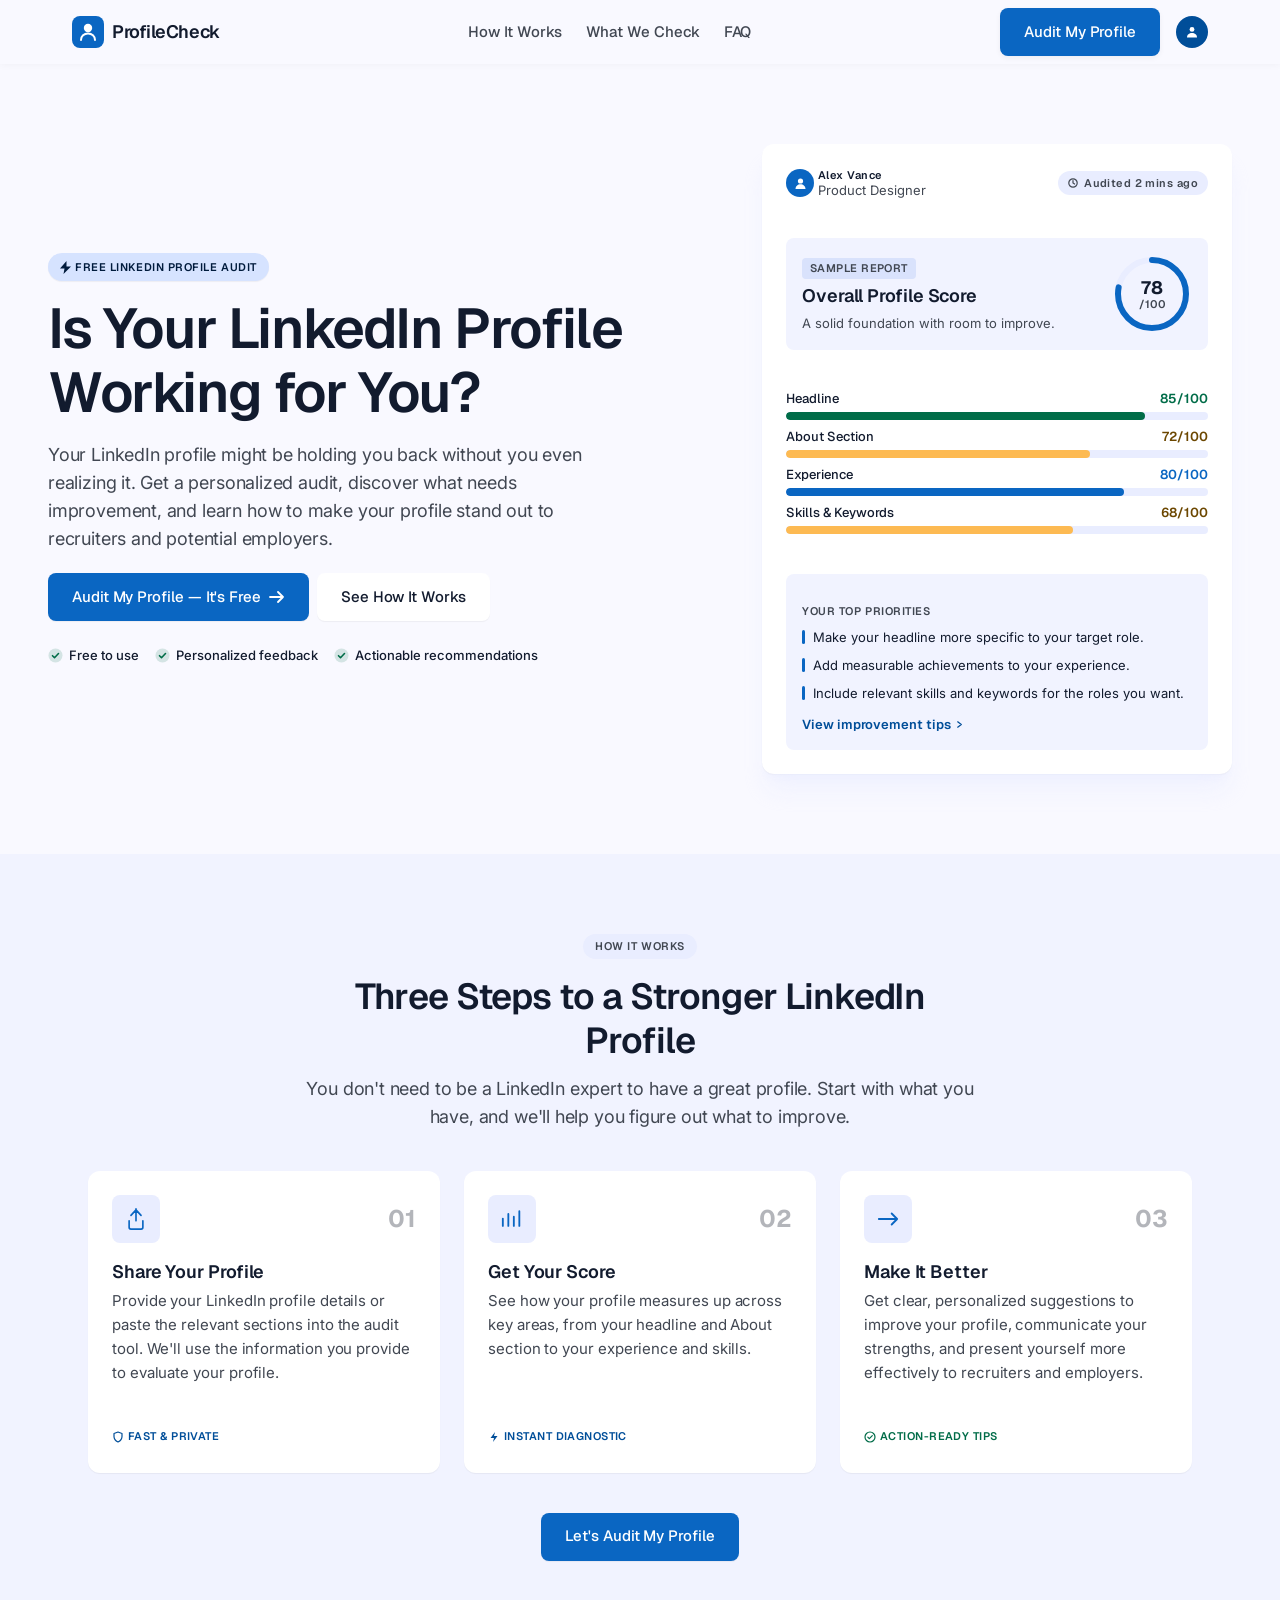
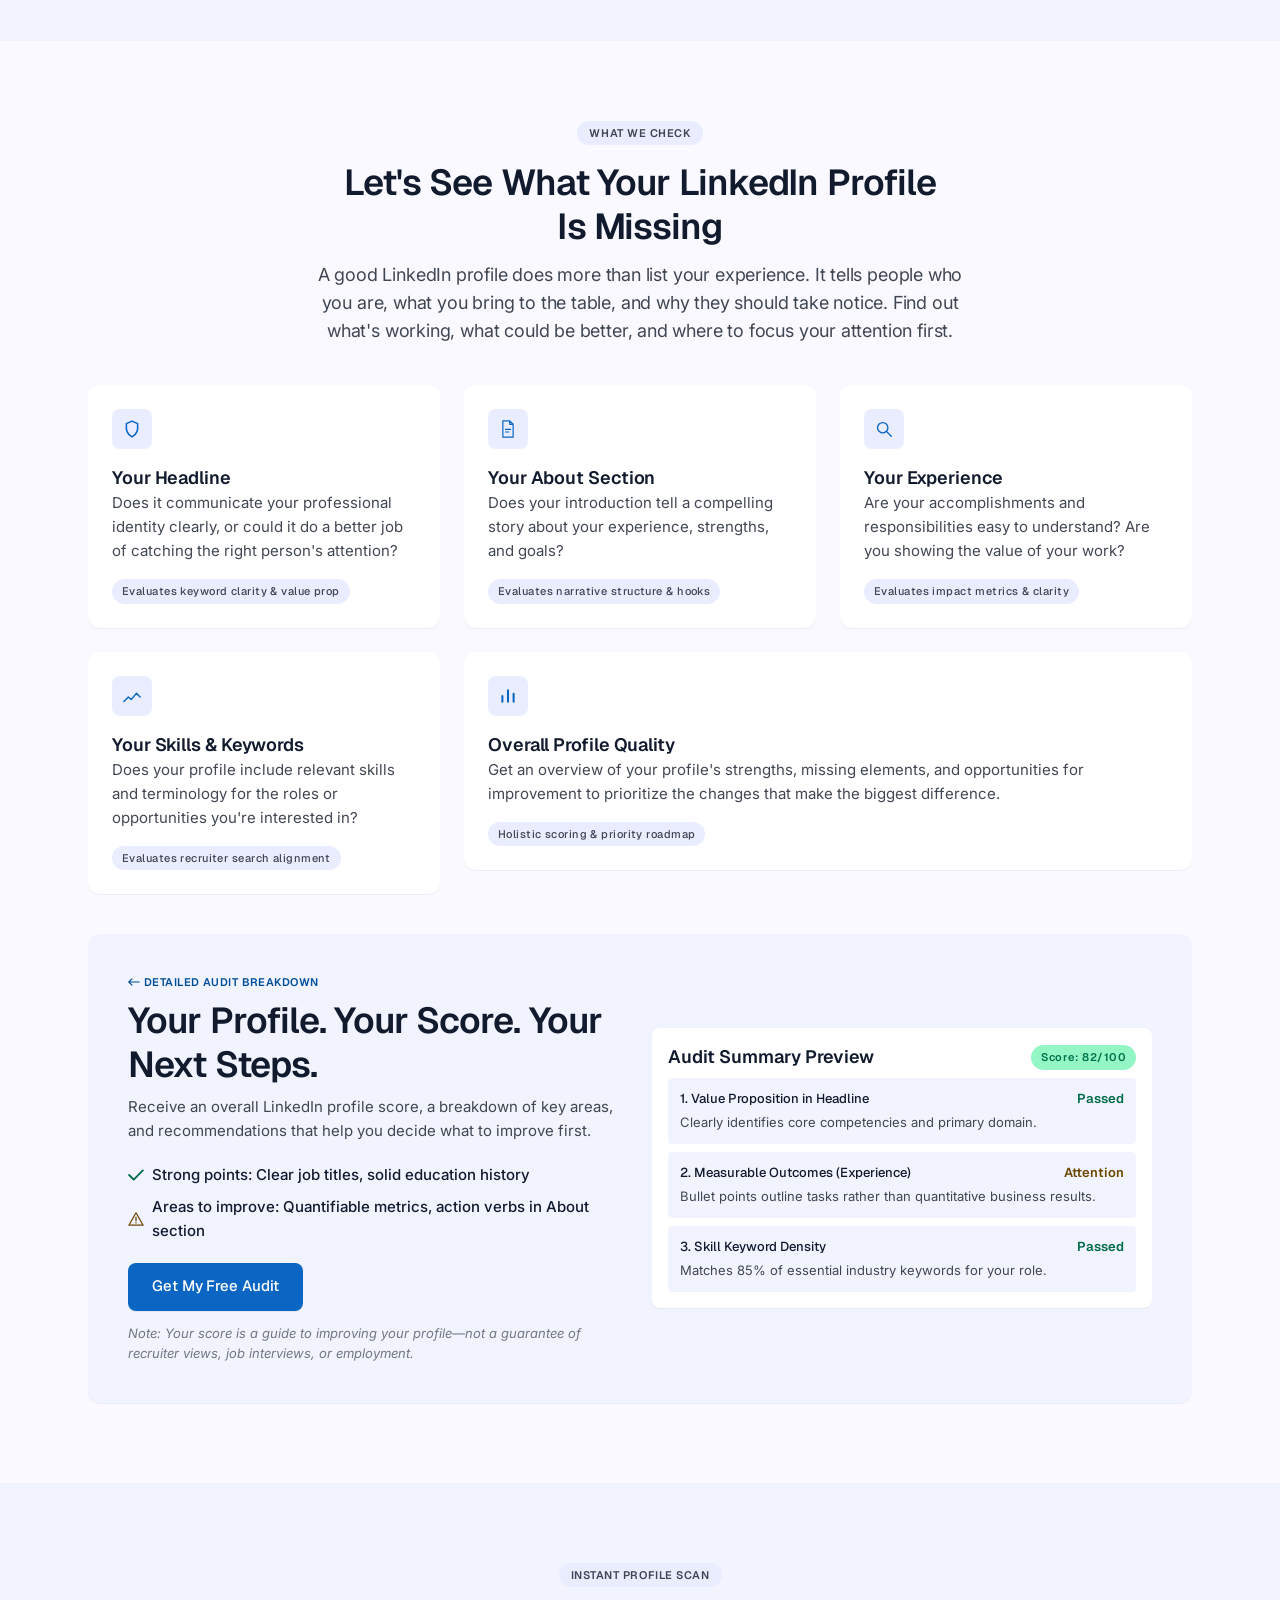
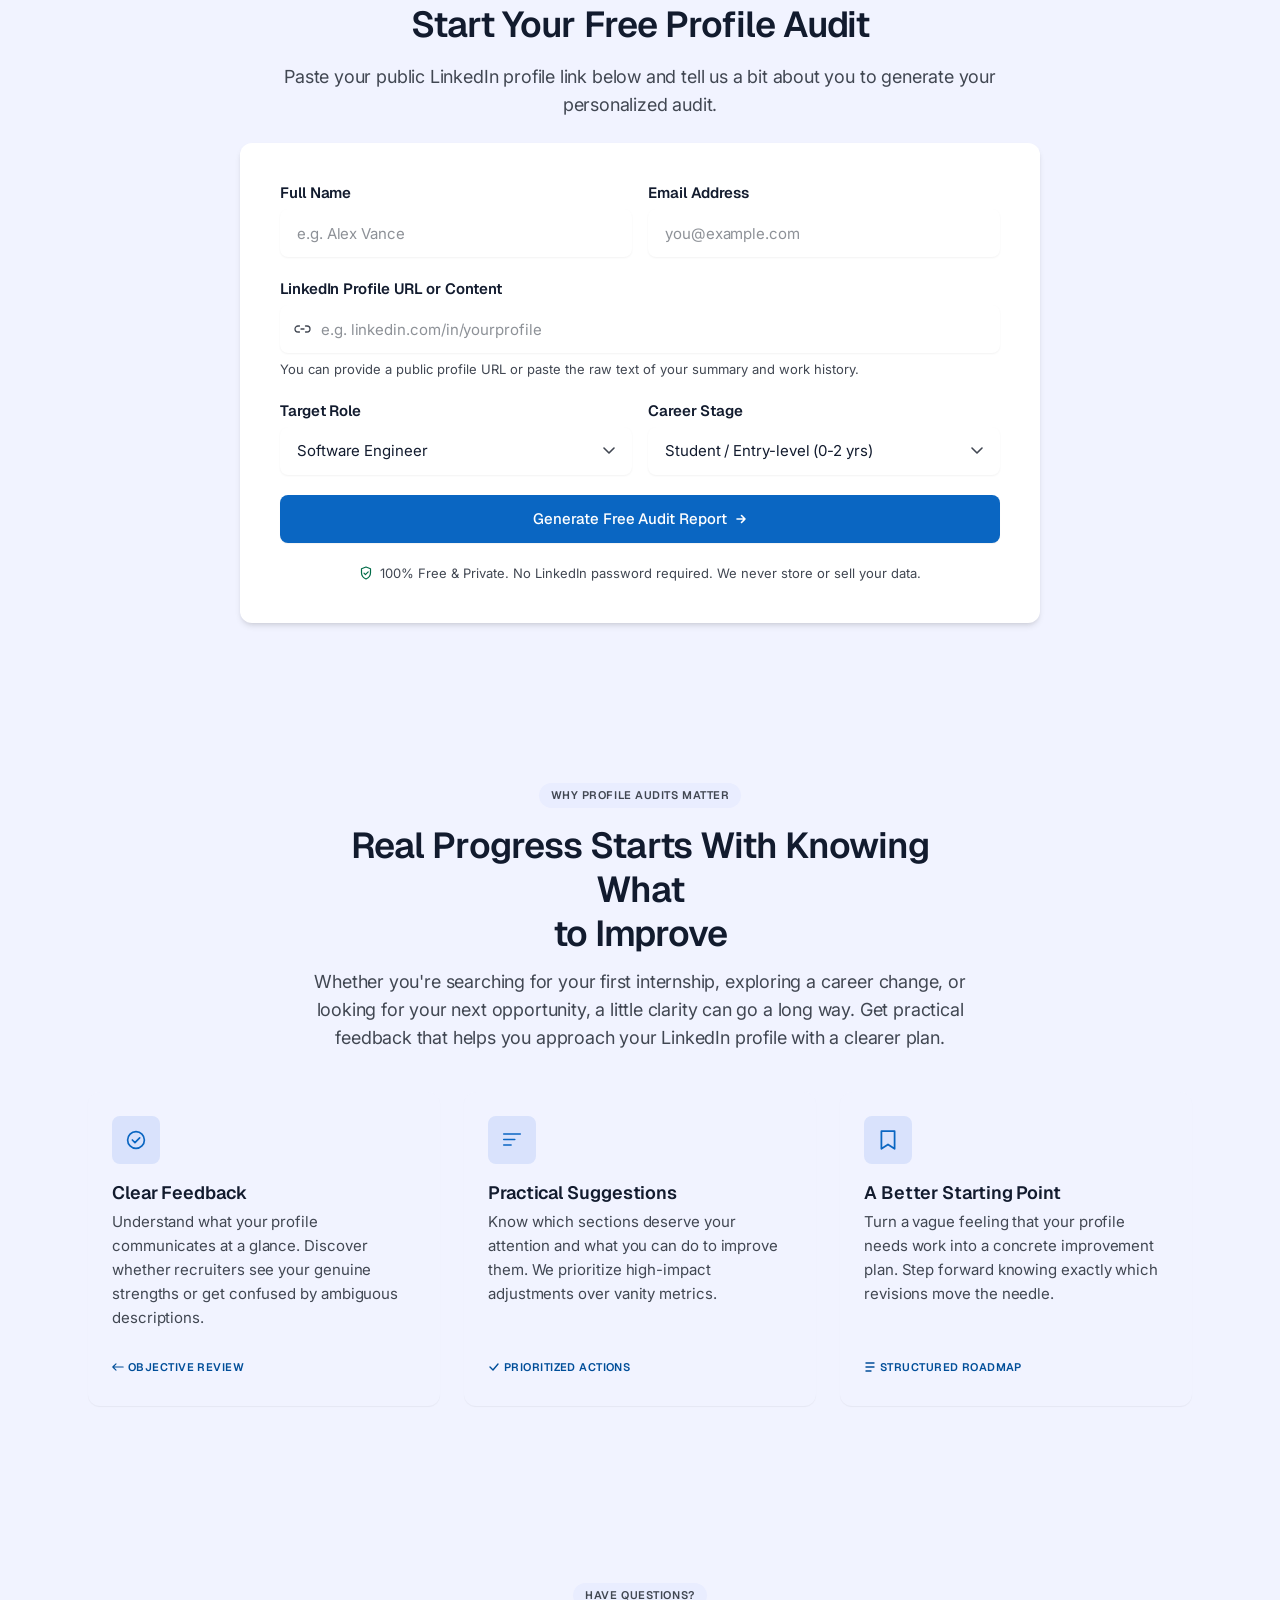
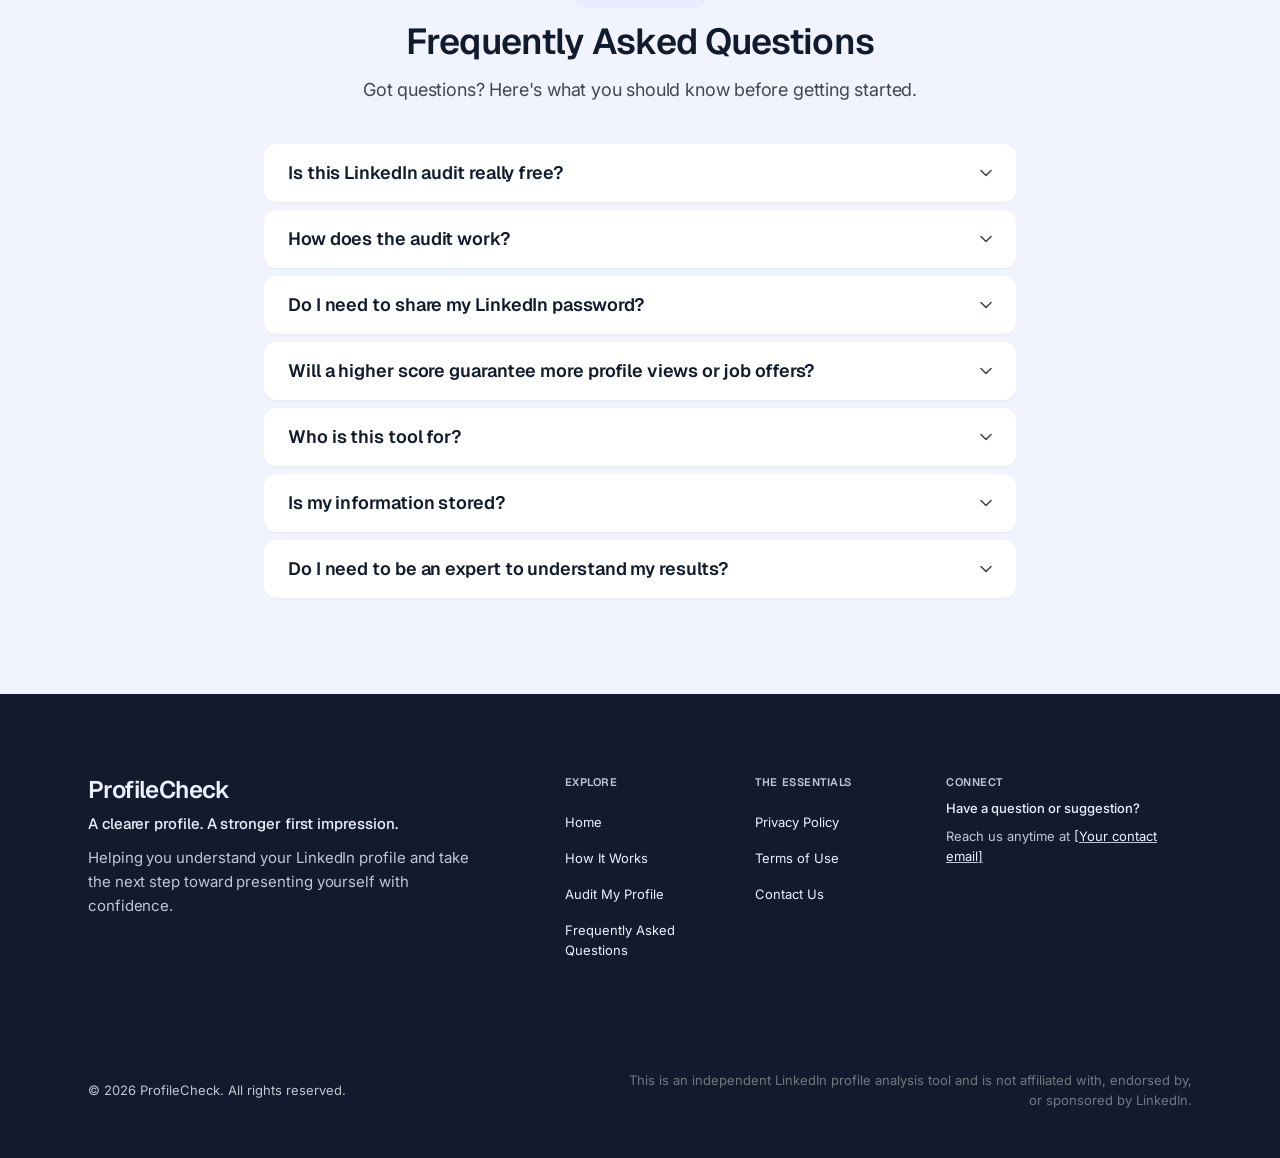
<file: index.html>
<!DOCTYPE html>
<html lang="en">
<head>
  <meta charset="UTF-8" />
  <meta name="viewport" content="width=device-width, initial-scale=1.0" />
  <title>Free LinkedIn Profile Audit</title>
  <link rel="preconnect" href="https://fonts.googleapis.com" />
  <link rel="preconnect" href="https://fonts.gstatic.com" crossorigin />
  <link href="https://fonts.googleapis.com/css2?family=Geist:wght@400;500;600;700&family=Inter:wght@400;500;600&display=swap" rel="stylesheet" />
  <link rel="stylesheet" href="css/styles.css" />
</head>
<body>

  <!-- ============ HEADER ============ -->
  <div class="site-header">
    <div class="site-header__inner">
      <a href="#" class="brand" aria-label="ProfileCheck home">
        <svg class="brand__mark" viewBox="0 0 32 32" aria-hidden="true">
          <rect width="32" height="32" rx="8" fill="#0a66c2"/>
          <circle cx="16" cy="12" r="4.2" fill="#fff"/>
          <path d="M9 24c0-3.9 3.1-6.6 7-6.6s7 2.7 7 6.6" stroke="#fff" stroke-width="2" stroke-linecap="round" fill="none"/>
        </svg>
        <span class="brand__name">ProfileCheck</span>
      </a>

      <nav class="site-nav" aria-label="Main navigation">
        <a href="#how">How It Works</a>
        <a href="#check">What We Check</a>
        <a href="#faq">FAQ</a>
      </nav>

      <div class="site-header__actions">
        <a href="#audit" class="btn btn--primary btn--header">Audit My Profile</a>
        <button class="account-btn" type="button" aria-label="Account">
          <svg viewBox="0 0 12 12" fill="currentColor" aria-hidden="true"><circle cx="6" cy="3.4" r="2.4"/><path d="M1 11.4c0-2.6 2.2-4.4 5-4.4s5 1.8 5 4.4z"/></svg>
        </button>
      </div>
    </div>
  </div>

  <!-- ============ 1. HERO ============ -->
  <header class="hero">
    <div class="hero__grid">
      <div class="hero__copy">
        <span class="hero__badge">
          <svg viewBox="0 0 11 13" fill="none" aria-hidden="true"><path d="M6.5 0L0 7.5h4.5L3.5 13 11 5.5H6.5z" fill="#001b3d"/></svg>
          Free LinkedIn Profile Audit
        </span>
        <h1 class="hero__title">Is Your LinkedIn Profile<br />Working for You?</h1>
        <p class="hero__text">Your LinkedIn profile might be holding you back without you even realizing it. Get a personalized audit, discover what needs improvement, and learn how to make your profile stand out to recruiters and potential employers.</p>
        <div class="hero__actions">
          <a href="#audit" class="btn btn--primary">
            Audit My Profile — It's Free
            <svg width="16" height="12" viewBox="0 0 16 12" fill="none" aria-hidden="true"><path d="M1 6h13M9 1l5 5-5 5" stroke="#fff" stroke-width="1.8" stroke-linecap="round" stroke-linejoin="round"/></svg>
          </a>
          <a href="#how" class="btn btn--ghost">See How It Works</a>
        </div>
        <div class="hero__trust">
          <span class="hero__trust-item">
            <svg viewBox="0 0 15 15" fill="none" aria-hidden="true"><circle cx="7.5" cy="7.5" r="7" fill="currentColor" opacity="0.15"/><path d="M4.5 7.7l2 2 4-4.2" stroke="currentColor" stroke-width="1.6" stroke-linecap="round" stroke-linejoin="round"/></svg>
            Free to use
          </span>
          <span class="hero__trust-item">
            <svg viewBox="0 0 15 15" fill="none" aria-hidden="true"><circle cx="7.5" cy="7.5" r="7" fill="currentColor" opacity="0.15"/><path d="M4.5 7.7l2 2 4-4.2" stroke="currentColor" stroke-width="1.6" stroke-linecap="round" stroke-linejoin="round"/></svg>
            Personalized feedback
          </span>
          <span class="hero__trust-item">
            <svg viewBox="0 0 15 15" fill="none" aria-hidden="true"><circle cx="7.5" cy="7.5" r="7" fill="currentColor" opacity="0.15"/><path d="M4.5 7.7l2 2 4-4.2" stroke="currentColor" stroke-width="1.6" stroke-linecap="round" stroke-linejoin="round"/></svg>
            Actionable recommendations
          </span>
        </div>
      </div>

      <aside class="card hero__mockup" aria-label="Sample audit report">
        <div class="mock-top">
          <div class="mock-profile">
            <div class="mock-avatar">
              <svg viewBox="0 0 11 11" fill="currentColor" aria-hidden="true"><circle cx="5.5" cy="3" r="2.6"/><path d="M0.5 11c0-2.7 2.2-4.8 5-4.8s5 2.1 5 4.8z"/></svg>
            </div>
            <div>
              <div class="mock-name">Alex Vance</div>
              <div class="mock-role">Product Designer</div>
            </div>
          </div>
          <span class="mock-audited">
            <svg viewBox="0 0 10 10" fill="none" aria-hidden="true"><circle cx="5" cy="5" r="4.2" stroke="currentColor" stroke-width="1.2"/><path d="M5 2.6V5l1.6 1" stroke="currentColor" stroke-width="1.2" stroke-linecap="round"/></svg>
            Audited 2 mins ago
          </span>
        </div>

        <div class="mock-score">
          <div class="mock-score__copy">
            <span class="mock-sample">SAMPLE REPORT</span>
            <div class="mock-score__title">Overall Profile Score</div>
            <div class="mock-score__sub">A solid foundation with room to improve.</div>
          </div>
          <div class="gauge">
            <svg viewBox="0 0 80 80" aria-hidden="true">
              <circle cx="40" cy="40" r="34" fill="none" stroke="#e9edff" stroke-width="6"/>
              <circle cx="40" cy="40" r="34" fill="none" stroke="#0a66c2" stroke-width="6" stroke-linecap="round" stroke-dasharray="213.6" stroke-dashoffset="47"/>
            </svg>
            <div class="gauge__value">
              <span class="gauge__num">78</span>
              <span class="gauge__den">/100</span>
            </div>
          </div>
        </div>

        <div class="bars">
          <div class="bar">
            <div class="bar__row"><span class="bar__label">Headline</span><span class="bar__score" style="color:#006c48">85/100</span></div>
            <div class="bar__track"><div class="bar__fill" style="width:85%;background:#006c48"></div></div>
          </div>
          <div class="bar">
            <div class="bar__row"><span class="bar__label">About Section</span><span class="bar__score" style="color:#6c4700">72/100</span></div>
            <div class="bar__track"><div class="bar__fill" style="width:72%;background:#fdba52"></div></div>
          </div>
          <div class="bar">
            <div class="bar__row"><span class="bar__label">Experience</span><span class="bar__score" style="color:#0a66c2">80/100</span></div>
            <div class="bar__track"><div class="bar__fill" style="width:80%;background:#0a66c2"></div></div>
          </div>
          <div class="bar">
            <div class="bar__row"><span class="bar__label">Skills &amp; Keywords</span><span class="bar__score" style="color:#6c4700">68/100</span></div>
            <div class="bar__track"><div class="bar__fill" style="width:68%;background:#fdba52"></div></div>
          </div>
        </div>

        <div class="priorities">
          <span class="priorities__label">Your top priorities</span>
          <ul>
            <li>Make your headline more specific to your target role.</li>
            <li>Add measurable achievements to your experience.</li>
            <li>Include relevant skills and keywords for the roles you want.</li>
          </ul>
          <a href="#how" class="priorities__link">
            View improvement tips
            <svg viewBox="0 0 10 10" fill="none" aria-hidden="true"><path d="M3 2l4 3-4 3" stroke="currentColor" stroke-width="1.4" stroke-linecap="round" stroke-linejoin="round"/></svg>
          </a>
        </div>
      </aside>
    </div>
  </header>

  <!-- ============ 2. HOW IT WORKS ============ -->
  <section class="section section--alt" id="how">
    <div class="container stack">
      <div class="section-header">
        <span class="eyebrow">How it works</span>
        <h2 class="h2">Three Steps to a Stronger LinkedIn<br />Profile</h2>
        <p class="lead" style="font-size:18px">You don't need to be a LinkedIn expert to have a great profile. Start with what you have, and we'll help you figure out what to improve.</p>
      </div>

      <div class="steps-grid">
        <div class="card">
          <div class="step__head">
            <div class="step__top">
              <div class="icon-tile">
                <svg viewBox="0 0 19 24" fill="none" aria-hidden="true"><path d="M9.5 1v13M4 8l5.5-6L15 8M2 14v7a2 2 0 002 2h11a2 2 0 002-2v-7" stroke="currentColor" stroke-width="1.8" stroke-linecap="round" stroke-linejoin="round"/></svg>
              </div>
              <span class="step-number">01</span>
            </div>
            <h3 class="card-title step__title">Share Your Profile</h3>
            <p class="card-text">Provide your LinkedIn profile details or paste the relevant sections into the audit tool. We'll use the information you provide to evaluate your profile.</p>
          </div>
          <div class="step__footer">
            <span class="tag tag--blue">
              <svg viewBox="0 0 12 12" fill="none" aria-hidden="true"><path d="M6 1l4 1.5v3c0 2.5-1.7 4.4-4 5.5-2.3-1.1-4-3-4-5.5v-3z" stroke="currentColor" stroke-width="1.2" stroke-linejoin="round"/></svg>
              Fast &amp; private
            </span>
          </div>
        </div>

        <div class="card">
          <div class="step__head">
            <div class="step__top">
              <div class="icon-tile">
                <svg viewBox="0 0 24 19" fill="none" aria-hidden="true"><path d="M2 17V9M8 17V4M14 17V7M20 17V1" stroke="currentColor" stroke-width="2" stroke-linecap="round"/></svg>
              </div>
              <span class="step-number">02</span>
            </div>
            <h3 class="card-title step__title">Get Your Score</h3>
            <p class="card-text">See how your profile measures up across key areas, from your headline and About section to your experience and skills.</p>
          </div>
          <div class="step__footer">
            <span class="tag tag--blue">
              <svg viewBox="0 0 12 12" fill="none" aria-hidden="true"><path d="M7 1L2.5 7h3.5l-1 4L9.5 5H6z" fill="currentColor"/></svg>
              Instant diagnostic
            </span>
          </div>
        </div>

        <div class="card">
          <div class="step__head">
            <div class="step__top">
              <div class="icon-tile">
                <svg viewBox="0 0 24 14" fill="none" aria-hidden="true"><path d="M2 7h20M16 1l6 6-6 6" stroke="currentColor" stroke-width="2" stroke-linecap="round" stroke-linejoin="round"/></svg>
              </div>
              <span class="step-number">03</span>
            </div>
            <h3 class="card-title step__title">Make It Better</h3>
            <p class="card-text">Get clear, personalized suggestions to improve your profile, communicate your strengths, and present yourself more effectively to recruiters and employers.</p>
          </div>
          <div class="step__footer">
            <span class="tag tag--green">
              <svg viewBox="0 0 12 12" fill="none" aria-hidden="true"><circle cx="6" cy="6" r="5" stroke="currentColor" stroke-width="1.2"/><path d="M3.8 6.2l1.5 1.5 3-3" stroke="currentColor" stroke-width="1.2" stroke-linecap="round" stroke-linejoin="round"/></svg>
              Action-ready tips
            </span>
          </div>
        </div>
      </div>

      <a href="#audit" class="btn btn--primary">Let's Audit My Profile</a>
    </div>
  </section>

  <!-- ============ 3. WHAT WE CHECK ============ -->
  <section class="section" id="check">
    <div class="container stack">
      <div class="section-header">
        <span class="eyebrow">What we check</span>
        <h2 class="h2">Let's See What Your LinkedIn Profile<br />Is Missing</h2>
        <p class="check-intro">A good LinkedIn profile does more than list your experience. It tells people who you are, what you bring to the table, and why they should take notice. Find out what's working, what could be better, and where to focus your attention first.</p>
      </div>

      <div class="feature-grid">
        <div class="card">
          <div class="icon-tile icon-tile--sm">
            <svg viewBox="0 0 14 16" fill="none" aria-hidden="true"><path d="M7 1l5 2.2v4.3c0 3.3-2.2 5.9-5 7.5-2.8-1.6-5-4.2-5-7.5V3.2z" stroke="currentColor" stroke-width="1.4" stroke-linejoin="round"/></svg>
          </div>
          <div>
            <h3 class="card-title">Your Headline</h3>
            <p class="feature-card__text">Does it communicate your professional identity clearly, or could it do a better job of catching the right person's attention?</p>
          </div>
          <span class="pill">Evaluates keyword clarity &amp; value prop</span>
        </div>

        <div class="card">
          <div class="icon-tile icon-tile--sm">
            <svg viewBox="0 0 18 21" fill="none" aria-hidden="true"><path d="M3 1h8l4 4v15H3z M11 1v4h4" stroke="currentColor" stroke-width="1.4" stroke-linejoin="round"/><path d="M6 11h6M6 14h4" stroke="currentColor" stroke-width="1.3" stroke-linecap="round"/></svg>
          </div>
          <div>
            <h3 class="card-title">Your About Section</h3>
            <p class="feature-card__text">Does your introduction tell a compelling story about your experience, strengths, and goals?</p>
          </div>
          <span class="pill">Evaluates narrative structure &amp; hooks</span>
        </div>

        <div class="card">
          <div class="icon-tile icon-tile--sm">
            <svg viewBox="0 0 21 21" fill="none" aria-hidden="true"><circle cx="9" cy="9" r="6" stroke="currentColor" stroke-width="1.6"/><path d="M13.5 13.5L19 19" stroke="currentColor" stroke-width="1.6" stroke-linecap="round"/></svg>
          </div>
          <div>
            <h3 class="card-title">Your Experience</h3>
            <p class="feature-card__text">Are your accomplishments and responsibilities easy to understand? Are you showing the value of your work?</p>
          </div>
          <span class="pill">Evaluates impact metrics &amp; clarity</span>
        </div>

        <div class="card">
          <div class="icon-tile icon-tile--sm">
            <svg viewBox="0 0 20 16" fill="none" aria-hidden="true"><path d="M1 14l5-5 3 3 6-7 4 4" stroke="currentColor" stroke-width="1.6" stroke-linecap="round" stroke-linejoin="round"/></svg>
          </div>
          <div>
            <h3 class="card-title">Your Skills &amp; Keywords</h3>
            <p class="feature-card__text">Does your profile include relevant skills and terminology for the roles or opportunities you're interested in?</p>
          </div>
          <span class="pill">Evaluates recruiter search alignment</span>
        </div>

        <div class="card card--wide">
          <div class="icon-tile icon-tile--sm">
            <svg viewBox="0 0 16 16" fill="none" aria-hidden="true"><path d="M3 13V8M8 13V3M13 13V6" stroke="currentColor" stroke-width="1.8" stroke-linecap="round"/></svg>
          </div>
          <div>
            <h3 class="card-title">Overall Profile Quality</h3>
            <p class="feature-card__text">Get an overview of your profile's strengths, missing elements, and opportunities for improvement to prioritize the changes that make the biggest difference.</p>
          </div>
          <span class="pill">Holistic scoring &amp; priority roadmap</span>
        </div>
      </div>

      <div class="results-panel">
        <div class="results-copy">
          <span class="tag tag--blue eyebrow-tag">
            <svg viewBox="0 0 15 10" fill="none" aria-hidden="true"><path d="M1 5h13M5 1l-4 4 4 4" stroke="currentColor" stroke-width="1.4" stroke-linecap="round" stroke-linejoin="round"/></svg>
            Detailed audit breakdown
          </span>
          <h3 class="results-title">Your Profile. Your Score. Your<br />Next Steps.</h3>
          <p class="results-text">Receive an overall LinkedIn profile score, a breakdown of key areas, and recommendations that help you decide what to improve first.</p>
          <ul class="results-list">
            <li>
              <svg class="ok" viewBox="0 0 14 10" fill="none" aria-hidden="true"><path d="M1 5l4 4 8-8" stroke="currentColor" stroke-width="1.6" stroke-linecap="round" stroke-linejoin="round"/></svg>
              Strong points: Clear job titles, solid education history
            </li>
            <li>
              <svg class="warn" viewBox="0 0 18 16" fill="none" aria-hidden="true"><path d="M9 1l8 14H1z" stroke="currentColor" stroke-width="1.4" stroke-linejoin="round"/><path d="M9 6v4M9 12v.5" stroke="currentColor" stroke-width="1.4" stroke-linecap="round"/></svg>
              Areas to improve: Quantifiable metrics, action verbs in About section
            </li>
          </ul>
          <a href="#audit" class="btn btn--primary">Get My Free Audit</a>
          <p class="results-note">Note: Your score is a guide to improving your profile—not a guarantee of recruiter views, job interviews, or employment.</p>
        </div>

        <div class="sample-card">
          <div class="sample-head">
            <span class="sample-title">Audit Summary Preview</span>
            <span class="sample-score">Score: 82/100</span>
          </div>
          <div class="sample-item">
            <div class="sample-item__row">
              <span class="sample-item__name">1. Value Proposition in Headline</span>
              <span class="sample-item__status sample-item__status--pass">Passed</span>
            </div>
            <p class="sample-item__desc">Clearly identifies core competencies and primary domain.</p>
          </div>
          <div class="sample-item">
            <div class="sample-item__row">
              <span class="sample-item__name">2. Measurable Outcomes (Experience)</span>
              <span class="sample-item__status sample-item__status--attn">Attention</span>
            </div>
            <p class="sample-item__desc">Bullet points outline tasks rather than quantitative business results.</p>
          </div>
          <div class="sample-item">
            <div class="sample-item__row">
              <span class="sample-item__name">3. Skill Keyword Density</span>
              <span class="sample-item__status sample-item__status--pass">Passed</span>
            </div>
            <p class="sample-item__desc">Matches 85% of essential industry keywords for your role.</p>
          </div>
        </div>
      </div>
    </div>
  </section>

  <!-- ============ 4. INSTANT PROFILE SCAN (FORM) ============ -->
  <section class="scan" id="audit">
    <div class="scan__inner">
      <div class="scan__header">
        <span class="eyebrow">Instant profile scan</span>
        <h2 class="h2">Start Your Free Profile Audit</h2>
        <p class="lead">Paste your public LinkedIn profile link below and tell us a bit about you to generate your personalized audit.</p>
      </div>

      <div class="form-card">
        <form class="form" id="auditForm" novalidate>
          <div class="form__row">
            <div class="field">
              <label class="field__label" for="name">Full Name</label>
              <input class="input" id="name" name="name" type="text" placeholder="e.g. Alex Vance" autocomplete="name" required />
              <span class="field__error" id="nameError"></span>
            </div>
            <div class="field">
              <label class="field__label" for="email">Email Address</label>
              <input class="input" id="email" name="email" type="email" placeholder="you@example.com" autocomplete="email" required />
              <span class="field__error" id="emailError"></span>
            </div>
          </div>

          <div class="field">
            <label class="field__label" for="linkedin">LinkedIn Profile URL or Content</label>
            <div class="field__control">
              <svg class="field__icon" viewBox="0 0 17 9" fill="none" aria-hidden="true"><path d="M7 4.5h3M5.5 1.5H4a3 3 0 000 6h1.5M11.5 1.5H13a3 3 0 010 6h-1.5" stroke="currentColor" stroke-width="1.3" stroke-linecap="round"/></svg>
              <input class="input input--icon" id="linkedin" name="linkedin" type="text" placeholder="e.g. linkedin.com/in/yourprofile" autocomplete="url" required />
            </div>
            <span class="field__hint">You can provide a public profile URL or paste the raw text of your summary and work history.</span>
            <span class="field__error" id="linkedinError"></span>
          </div>

          <div class="selectors">
            <div class="field">
              <label class="field__label" for="role">Target Role</label>
              <select class="select" id="role" name="role">
                <option selected>Software Engineer</option>
                <option>Product Designer</option>
                <option>Product Manager</option>
                <option>Data Analyst</option>
                <option>Marketing Specialist</option>
                <option>Other</option>
              </select>
            </div>
            <div class="field">
              <label class="field__label" for="stage">Career Stage</label>
              <select class="select" id="stage" name="stage">
                <option selected>Student / Entry-level (0-2 yrs)</option>
                <option>Mid-level (3-7 yrs)</option>
                <option>Senior (8+ yrs)</option>
                <option>Career changer</option>
              </select>
            </div>
          </div>

          <div class="form__submit">
            <button class="btn btn--primary btn--block" id="submitBtn" type="submit">
              Generate Free Audit Report
              <svg width="12" height="12" viewBox="0 0 12 12" fill="none" aria-hidden="true"><path d="M2 6h8M6.5 2.5L10 6l-3.5 3.5" stroke="#fff" stroke-width="1.6" stroke-linecap="round" stroke-linejoin="round"/></svg>
            </button>
          </div>

          <div class="form__status" id="formStatus" role="status" aria-live="polite"></div>

          <p class="form__privacy">
            <svg viewBox="0 0 12 15" fill="none" aria-hidden="true"><path d="M6 1l4.5 1.7v4c0 3-2 5.2-4.5 6.3C3.5 11.9 1.5 9.7 1.5 6.7v-4z" stroke="currentColor" stroke-width="1.2" stroke-linejoin="round"/><path d="M4 7.2l1.4 1.4L8.2 5.8" stroke="currentColor" stroke-width="1.2" stroke-linecap="round" stroke-linejoin="round"/></svg>
            100% Free &amp; Private. No LinkedIn password required. We never store or sell your data.
          </p>
        </form>
      </div>
    </div>
  </section>

  <!-- ============ 5. WHY PROFILE AUDITS MATTER ============ -->
  <section class="section section--alt" id="why">
    <div class="container stack">
      <div class="section-header">
        <span class="eyebrow">Why profile audits matter</span>
        <h2 class="h2">Real Progress Starts With Knowing What<br />to Improve</h2>
        <p class="lead" style="font-size:18px">Whether you're searching for your first internship, exploring a career change, or looking for your next opportunity, a little clarity can go a long way. Get practical feedback that helps you approach your LinkedIn profile with a clearer plan.</p>
      </div>

      <div class="benefits">
        <div class="card">
          <div class="card__body">
            <div class="icon-tile icon-tile--benefit">
              <svg viewBox="0 0 21 21" fill="none" aria-hidden="true"><circle cx="10.5" cy="10.5" r="8" stroke="currentColor" stroke-width="1.6"/><path d="M7 10.5l2.5 2.5L14 8.5" stroke="currentColor" stroke-width="1.6" stroke-linecap="round" stroke-linejoin="round"/></svg>
            </div>
            <h3 class="card-title card__title">Clear Feedback</h3>
            <p class="card-text">Understand what your profile communicates at a glance. Discover whether recruiters see your genuine strengths or get confused by ambiguous descriptions.</p>
          </div>
          <span class="tag tag--blue card__tag">
            <svg viewBox="0 0 15 10" fill="none" aria-hidden="true"><path d="M1 5h13M5 1l-4 4 4 4" stroke="currentColor" stroke-width="1.4" stroke-linecap="round" stroke-linejoin="round"/></svg>
            Objective review
          </span>
        </div>

        <div class="card">
          <div class="card__body">
            <div class="icon-tile icon-tile--benefit">
              <svg viewBox="0 0 24 21" fill="none" aria-hidden="true"><path d="M3 4h18M3 10h12M3 16h8" stroke="currentColor" stroke-width="1.8" stroke-linecap="round"/></svg>
            </div>
            <h3 class="card-title card__title">Practical Suggestions</h3>
            <p class="card-text">Know which sections deserve your attention and what you can do to improve them. We prioritize high-impact adjustments over vanity metrics.</p>
          </div>
          <span class="tag tag--blue card__tag">
            <svg viewBox="0 0 12 12" fill="none" aria-hidden="true"><path d="M2 6l3 3 5-6" stroke="currentColor" stroke-width="1.4" stroke-linecap="round" stroke-linejoin="round"/></svg>
            Prioritized actions
          </span>
        </div>

        <div class="card">
          <div class="card__body">
            <div class="icon-tile icon-tile--benefit">
              <svg viewBox="0 0 18 20" fill="none" aria-hidden="true"><path d="M3 2h12v16l-6-4-6 4z" stroke="currentColor" stroke-width="1.6" stroke-linejoin="round"/></svg>
            </div>
            <h3 class="card-title card__title">A Better Starting Point</h3>
            <p class="card-text">Turn a vague feeling that your profile needs work into a concrete improvement plan. Step forward knowing exactly which revisions move the needle.</p>
          </div>
          <span class="tag tag--blue card__tag">
            <svg viewBox="0 0 12 12" fill="none" aria-hidden="true"><path d="M2 2h8M2 6h8M2 10h5" stroke="currentColor" stroke-width="1.4" stroke-linecap="round"/></svg>
            Structured roadmap
          </span>
        </div>
      </div>
    </div>
  </section>

  <!-- ============ 6. FREQUENTLY ASKED QUESTIONS ============ -->
  <section class="faq" id="faq">
    <div class="faq__inner">
      <div class="faq__header">
        <span class="eyebrow">Have questions?</span>
        <h2 class="h2">Frequently Asked Questions</h2>
        <p class="lead">Got questions? Here's what you should know before getting started.</p>
      </div>

      <div class="faq__list">
        <div class="faq__item">
          <button class="faq__question" type="button" aria-expanded="false">
            Is this LinkedIn audit really free?
            <svg class="faq__chevron" viewBox="0 0 12 8" fill="none" aria-hidden="true"><path d="M1 1.5l5 5 5-5" stroke="currentColor" stroke-width="1.6" stroke-linecap="round" stroke-linejoin="round"/></svg>
          </button>
          <div class="faq__answer">Yes. The audit is free to generate, and there is nothing to pay.</div>
        </div>

        <div class="faq__item">
          <button class="faq__question" type="button" aria-expanded="false">
            How does the audit work?
            <svg class="faq__chevron" viewBox="0 0 12 8" fill="none" aria-hidden="true"><path d="M1 1.5l5 5 5-5" stroke="currentColor" stroke-width="1.6" stroke-linecap="round" stroke-linejoin="round"/></svg>
          </button>
          <div class="faq__answer">Paste your public LinkedIn profile URL or the text of your About and Experience sections, then submit the form. We review your profile across headline, About section, experience, and skills, and then show you a score and the changes that will have the biggest impact.</div>
        </div>

        <div class="faq__item">
          <button class="faq__question" type="button" aria-expanded="false">
            Do I need to share my LinkedIn password?
            <svg class="faq__chevron" viewBox="0 0 12 8" fill="none" aria-hidden="true"><path d="M1 1.5l5 5 5-5" stroke="currentColor" stroke-width="1.6" stroke-linecap="round" stroke-linejoin="round"/></svg>
          </button>
          <div class="faq__answer">No. You never need to share your LinkedIn password. Only the public profile link or the text you paste is used.</div>
        </div>

        <div class="faq__item">
          <button class="faq__question" type="button" aria-expanded="false">
            Will a higher score guarantee more profile views or job offers?
            <svg class="faq__chevron" viewBox="0 0 12 8" fill="none" aria-hidden="true"><path d="M1 1.5l5 5 5-5" stroke="currentColor" stroke-width="1.6" stroke-linecap="round" stroke-linejoin="round"/></svg>
          </button>
          <div class="faq__answer">No. Your score is a guide to improving your profile, not a guarantee of recruiter views, interviews, or employment.</div>
        </div>

        <div class="faq__item">
          <button class="faq__question" type="button" aria-expanded="false">
            Who is this tool for?
            <svg class="faq__chevron" viewBox="0 0 12 8" fill="none" aria-hidden="true"><path d="M1 1.5l5 5 5-5" stroke="currentColor" stroke-width="1.6" stroke-linecap="round" stroke-linejoin="round"/></svg>
          </button>
          <div class="faq__answer">Anyone who wants a clearer LinkedIn profile, including students, people looking for their first internship or job, and professionals considering a career change.</div>
        </div>

        <div class="faq__item">
          <button class="faq__question" type="button" aria-expanded="false">
            Is my information stored?
            <svg class="faq__chevron" viewBox="0 0 12 8" fill="none" aria-hidden="true"><path d="M1 1.5l5 5 5-5" stroke="currentColor" stroke-width="1.6" stroke-linecap="round" stroke-linejoin="round"/></svg>
          </button>
          <div class="faq__answer">Yes. The name, email address, and LinkedIn URL you submit are saved to a spreadsheet so the audit can be followed up on.</div>
        </div>

        <div class="faq__item">
          <button class="faq__question" type="button" aria-expanded="false">
            Do I need to be an expert to understand my results?
            <svg class="faq__chevron" viewBox="0 0 12 8" fill="none" aria-hidden="true"><path d="M1 1.5l5 5 5-5" stroke="currentColor" stroke-width="1.6" stroke-linecap="round" stroke-linejoin="round"/></svg>
          </button>
          <div class="faq__answer">No. Results are written in plain language, and every recommendation explains what to change and why.</div>
        </div>
      </div>
    </div>
  </section>

  <!-- ============ FOOTER ============ -->
  <footer class="site-footer">
    <div class="site-footer__inner">
      <div class="site-footer__grid">
        <div class="footer-brand">
          <div class="footer-brand__name">ProfileCheck</div>
          <div class="footer-brand__tagline">A clearer profile. A stronger first impression.</div>
          <p class="footer-brand__text">Helping you understand your LinkedIn profile and take the next step toward presenting yourself with confidence.</p>
        </div>

        <div class="footer-col footer-col--explore">
          <div class="footer-col__title">Explore</div>
          <ul class="footer-links">
            <li><a href="#">Home</a></li>
            <li><a href="#how">How It Works</a></li>
            <li><a href="#audit">Audit My Profile</a></li>
            <li><a href="#faq">Frequently Asked Questions</a></li>
          </ul>
        </div>

        <div class="footer-col footer-col--essentials">
          <div class="footer-col__title">The Essentials</div>
          <ul class="footer-links">
            <li><a href="#">Privacy Policy</a></li>
            <li><a href="#">Terms of Use</a></li>
            <li><a href="#">Contact Us</a></li>
          </ul>
        </div>

        <div class="footer-col footer-col--connect">
          <div class="footer-col__title">Connect</div>
          <div class="footer-connect__question">Have a question or suggestion?</div>
          <div class="footer-connect__text">Reach us anytime at <a href="#">[Your contact email]</a></div>
        </div>
      </div>

      <div class="site-footer__bottom">
        <div class="site-footer__copy">© 2026 ProfileCheck. All rights reserved.</div>
        <div class="site-footer__disclaimer">This is an independent LinkedIn profile analysis tool and is not affiliated with, endorsed by, or sponsored by LinkedIn.</div>
      </div>
    </div>
  </footer>

  <script src="js/main.js"></script>
</body>
</html>
</file>
<file: css/styles.css>
:root {
      --bg: #f9f9ff;
      --bg-alt: #f1f3ff;
      --white: #ffffff;
      --badge: #e9edff;
      --badge-strong: #d9e2fc;
      --ink: #121b2e;
      --muted: #414752;
      --muted-soft: #727783;
      --blue: #0a66c2;
      --blue-ink: #004e99;
      --green: #006c48;
      --green-pill: #94f6c4;
      --green-ink: #00734d;
      --amber-ink: #6c4700;
      --amber: #fdba52;
      --hero-pill: #d6e3ff;
      --hero-ink: #001b3d;
      --shadow-card: 0 1px 1px rgba(0, 0, 0, 0.05);
      --font-display: "Geist", "Inter", system-ui, sans-serif;
      --font-body: "Inter", system-ui, sans-serif;
    }

    * { box-sizing: border-box; margin: 0; padding: 0; }

    body {
      font-family: var(--font-body);
      background: var(--bg);
      color: var(--ink);
      -webkit-font-smoothing: antialiased;
      line-height: 1.5;
    }

    img, svg { display: block; max-width: 100%; }
    a { color: inherit; text-decoration: none; }
    button, input, select { font: inherit; }

    .section { padding: 96px 240px; }
    .section--alt { background: var(--bg-alt); }
    .container { max-width: 1200px; margin: 0 auto; padding: 0 24px; }
    .stack { display: flex; flex-direction: column; align-items: center; gap: 40px; }

    /* ---------- Shared typography & atoms ---------- */
    .eyebrow {
      display: inline-flex;
      align-items: center;
      gap: 6px;
      padding: 4px 12px;
      border-radius: 9999px;
      background: var(--badge);
      color: var(--muted);
      font-family: var(--font-display);
      font-weight: 600;
      font-size: 11px;
      letter-spacing: 0.55px;
      text-transform: uppercase;
    }
    .h2 {
      font-family: var(--font-display);
      font-weight: 600;
      font-size: 36px;
      line-height: 44px;
      letter-spacing: -0.9px;
      color: var(--ink);
      text-align: center;
    }
    .lead {
      font-size: 18px;
      line-height: 28px;
      letter-spacing: -0.18px;
      color: var(--muted);
      text-align: center;
    }
    .section-header {
      display: flex;
      flex-direction: column;
      align-items: center;
      gap: 12px;
      max-width: 672px;
      width: 100%;
      margin: 0 auto;
      text-align: center;
    }
    .section-header .eyebrow { margin-bottom: 4px; }

    .btn {
      display: inline-flex;
      align-items: center;
      justify-content: center;
      gap: 8px;
      height: 48px;
      padding: 0 24px;
      border-radius: 8px;
      font-family: var(--font-display);
      font-weight: 500;
      font-size: 15px;
      letter-spacing: -0.075px;
      cursor: pointer;
      border: none;
      transition: background 0.15s ease, transform 0.05s ease;
      white-space: nowrap;
    }
    .btn:active { transform: translateY(1px); }
    .btn--primary { background: var(--blue); color: #fff; box-shadow: var(--shadow-card); }
    .btn--primary:hover { background: #0958a6; }
    .btn--primary:disabled { opacity: 0.7; cursor: default; }
    .btn--ghost { background: #fff; color: var(--ink); box-shadow: var(--shadow-card); }
    .btn--ghost:hover { background: #f7f8ff; }
    .btn--block { width: 100%; }

    .card {
      background: #fff;
      border-radius: 12px;
      padding: 24px;
      box-shadow: var(--shadow-card);
      display: flex;
      flex-direction: column;
      justify-content: space-between;
      gap: 24px;
    }

    .icon-tile {
      width: 48px;
      height: 48px;
      border-radius: 8px;
      background: var(--badge);
      display: flex;
      align-items: center;
      justify-content: center;
      flex-shrink: 0;
      color: var(--blue);
    }
    .icon-tile--sm { width: 40px; height: 40px; }
    .icon-tile--benefit { background: var(--badge-strong); }
    .icon-tile svg { width: 22px; height: 22px; }
    .icon-tile--sm svg { width: 18px; height: 18px; }

    .step-number {
      font-family: var(--font-display);
      font-weight: 700;
      font-size: 24px;
      line-height: 32px;
      letter-spacing: -0.24px;
      color: rgba(65, 71, 82, 0.4);
    }

    .card-title {
      font-family: var(--font-display);
      font-weight: 600;
      font-size: 18px;
      line-height: 26px;
      letter-spacing: -0.09px;
      color: var(--ink);
    }
    .card-text {
      font-size: 15px;
      line-height: 24px;
      letter-spacing: -0.075px;
      color: var(--muted);
    }

    .tag {
      display: inline-flex;
      align-items: center;
      gap: 4px;
      font-family: var(--font-display);
      font-weight: 600;
      font-size: 11px;
      letter-spacing: 0.44px;
      text-transform: uppercase;
    }
    .tag svg { width: 12px; height: 12px; }
    .tag--blue { color: var(--blue-ink); }
    .tag--green { color: var(--green); }
    .tag--amber { color: var(--amber-ink); }

    .pill {
      display: inline-flex;
      align-items: center;
      padding: 4px 10px;
      border-radius: 9999px;
      background: var(--badge);
      font-family: var(--font-display);
      font-weight: 500;
      font-size: 11px;
      letter-spacing: 0.44px;
      color: var(--muted);
      width: fit-content;
    }

    /* ---------- 1. HERO ---------- */
    .hero {
      padding: 96px 64px;
      min-height: 754px;
      display: flex;
      align-items: center;
    }
    .hero__grid {
      display: grid;
      grid-template-columns: repeat(12, minmax(0, 1fr));
      gap: 40px;
      width: 100%;
      align-items: center;
    }
    .hero__copy {
      grid-column: 1 / span 7;
      display: flex;
      flex-direction: column;
      gap: 16px;
      align-items: flex-start;
    }
    .hero__badge {
      display: inline-flex;
      align-items: center;
      gap: 4px;
      padding: 6px 12px;
      border-radius: 9999px;
      background: var(--hero-pill);
      box-shadow: var(--shadow-card);
      font-family: var(--font-display);
      font-weight: 600;
      font-size: 11px;
      letter-spacing: 0.55px;
      text-transform: uppercase;
      color: var(--hero-ink);
    }
    .hero__badge svg { width: 11px; height: 13px; }
    .hero__title {
      font-family: var(--font-display);
      font-weight: 600;
      font-size: 56px;
      line-height: 64px;
      letter-spacing: -1.4px;
      color: var(--ink);
      max-width: 672px;
    }
    .hero__text {
      font-size: 18px;
      line-height: 28px;
      letter-spacing: -0.18px;
      color: var(--muted);
      max-width: 576px;
    }
    .hero__actions {
      display: flex;
      gap: 8px;
      align-items: center;
      margin-top: 4px;
    }
    .hero__trust {
      display: flex;
      flex-wrap: wrap;
      gap: 16px;
      align-items: center;
      padding-top: 8px;
    }
    .hero__trust-item {
      display: inline-flex;
      align-items: center;
      gap: 6px;
      font-weight: 500;
      font-size: 13px;
      line-height: 20px;
      color: var(--ink);
    }
    .hero__trust-item svg { width: 15px; height: 15px; color: var(--green); }

    .hero__mockup {
      grid-column: 8 / span 5;
      padding: 24px;
      position: relative;
      overflow: visible;
    }
    .hero__mockup::after {
      content: "";
      position: absolute;
      inset: 0;
      border-radius: 12px;
      pointer-events: none;
      box-shadow: 0 20px 25px -5px rgba(233, 237, 255, 0.6), 0 8px 10px -6px rgba(233, 237, 255, 0.6);
    }
    .mock-top {
      display: flex;
      align-items: center;
      justify-content: space-between;
      padding-bottom: 16px;
    }
    .mock-profile { display: flex; align-items: center; gap: 4px; }
    .mock-avatar {
      width: 28px;
      height: 28px;
      border-radius: 9999px;
      background: var(--blue);
      display: flex;
      align-items: center;
      justify-content: center;
      color: #fff;
    }
    .mock-avatar svg { width: 11px; height: 11px; }
    .mock-name { font-family: var(--font-display); font-weight: 600; font-size: 11px; letter-spacing: 0.44px; color: var(--ink); line-height: 14px; }
    .mock-role { font-size: 13px; line-height: 16px; color: var(--muted); }
    .mock-audited {
      display: inline-flex;
      align-items: center;
      gap: 6px;
      padding: 4px 10px;
      border-radius: 9999px;
      background: var(--badge);
      font-family: var(--font-display);
      font-weight: 600;
      font-size: 11px;
      letter-spacing: 0.44px;
      color: var(--muted);
    }
    .mock-audited svg { width: 10px; height: 10px; }

    .mock-score {
      background: var(--bg-alt);
      border-radius: 8px;
      padding: 16px;
      display: flex;
      align-items: center;
      justify-content: space-between;
      gap: 16px;
    }
    .mock-score__copy { display: flex; flex-direction: column; gap: 4px; padding-top: 3px; }
    .mock-sample {
      align-self: flex-start;
      background: var(--badge-strong);
      padding: 2px 8px;
      border-radius: 4px;
      font-family: var(--font-display);
      font-weight: 600;
      font-size: 11px;
      letter-spacing: 0.44px;
      color: var(--muted);
    }
    .mock-score__title { font-family: var(--font-display); font-weight: 600; font-size: 18px; line-height: 26px; letter-spacing: -0.09px; }
    .mock-score__sub { font-size: 13px; line-height: 20px; color: var(--muted); }
    .gauge { position: relative; width: 80px; height: 80px; flex-shrink: 0; }
    .gauge svg { transform: rotate(-90deg); width: 80px; height: 80px; }
    .gauge__value {
      position: absolute;
      inset: 0;
      display: flex;
      flex-direction: column;
      align-items: center;
      justify-content: center;
      line-height: 1;
    }
    .gauge__num { font-family: var(--font-display); font-weight: 700; font-size: 18px; color: var(--ink); }
    .gauge__den { font-family: var(--font-display); font-weight: 600; font-size: 11px; color: var(--muted); margin-top: 2px; }

    .bars { display: flex; flex-direction: column; gap: 8px; padding-top: 16px; }
    .bar { display: flex; flex-direction: column; gap: 4px; }
    .bar__row { display: flex; justify-content: space-between; align-items: center; }
    .bar__label { font-family: var(--font-display); font-weight: 500; font-size: 13px; line-height: 18px; color: var(--ink); }
    .bar__score { font-family: var(--font-display); font-weight: 600; font-size: 13px; line-height: 18px; }
    .bar__track { height: 8px; border-radius: 9999px; background: var(--badge); overflow: hidden; }
    .bar__fill { height: 100%; border-radius: 9999px; }

    .priorities {
      background: var(--bg-alt);
      border-radius: 8px;
      padding: 29px 16px 16px;
      margin-top: 16px;
      display: flex;
      flex-direction: column;
      gap: 4px;
    }
    .priorities__label { font-family: var(--font-display); font-weight: 600; font-size: 11px; letter-spacing: 0.55px; text-transform: uppercase; color: var(--muted); }
    .priorities ul { list-style: none; display: flex; flex-direction: column; gap: 8px; padding-top: 3px; }
    .priorities li { display: flex; gap: 8px; align-items: flex-start; font-size: 13px; line-height: 20px; color: var(--ink); }
    .priorities li::before {
      content: "";
      width: 3px;
      height: 14px;
      border-radius: 2px;
      background: var(--blue);
      flex-shrink: 0;
      margin-top: 3px;
    }
    .priorities__link {
      display: inline-flex;
      align-items: center;
      gap: 4px;
      margin-top: 8px;
      font-family: var(--font-display);
      font-weight: 600;
      font-size: 13px;
      color: var(--blue-ink);
    }
    .priorities__link svg { width: 9px; height: 9px; }

    /* ---------- 2. HOW IT WORKS ---------- */
    .steps-grid {
      display: flex;
      gap: 24px;
      align-items: stretch;
      width: 100%;
    }
    .steps-grid .card { flex: 1 1 0; min-width: 0; }
    .step__top { display: flex; align-items: center; justify-content: space-between; }
    .step__head { display: flex; flex-direction: column; gap: 4px; width: 100%; }
    .step__title { padding-top: 12px; }
    .step__text { padding-top: 0; }
    .step__footer { padding-top: 16px; }
    .step-tag-wrap { padding: 9px 0 7px; }
    .step-tag-wrap--plain { padding: 9px 0 7px; }

    /* ---------- 3. WHAT WE CHECK ---------- */
    .check-intro { font-size: 18px; line-height: 28px; color: var(--muted); text-align: center; max-width: 780px; letter-spacing: -0.18px; }
    .feature-grid {
      display: grid;
      grid-template-columns: repeat(3, minmax(0, 1fr));
      gap: 24px;
      width: 100%;
    }
    .feature-grid .card { justify-content: flex-start; align-self: start; gap: 16px; }
    .feature-grid .card--wide { grid-column: span 2; }
    .feature-card__text { font-size: 15px; line-height: 24px; color: var(--muted); }
    .feature-card__pill { margin-top: 16px; }

    .results-panel {
      background: var(--bg-alt);
      border-radius: 12px;
      padding: 40px;
      box-shadow: var(--shadow-card);
      width: 100%;
      display: grid;
      grid-template-columns: repeat(12, minmax(0, 1fr));
      gap: 24px;
      align-items: center;
    }
    .results-copy {
      grid-column: 1 / span 6;
      display: flex;
      flex-direction: column;
      gap: 4px;
    }
    .results-copy .eyebrow-tag { margin-bottom: 4px; }
    .results-title {
      font-family: var(--font-display);
      font-weight: 600;
      font-size: 36px;
      line-height: 44px;
      letter-spacing: -0.9px;
      color: var(--ink);
    }
    .results-text { font-size: 15px; line-height: 24px; color: var(--muted); margin-top: 4px; }
    .results-list { list-style: none; display: flex; flex-direction: column; gap: 8px; margin-top: 16px; }
    .results-list li { display: flex; gap: 8px; align-items: center; font-weight: 500; font-size: 15px; line-height: 24px; color: var(--ink); }
    .results-list svg { width: 16px; height: 16px; flex-shrink: 0; }
    .results-list .ok { color: var(--green); }
    .results-list .warn { color: var(--amber-ink); }
    .results-copy .btn { margin-top: 16px; width: fit-content; padding: 0 24px; }
    .results-note {
      margin-top: 8px;
      font-style: italic;
      font-size: 13px;
      line-height: 20px;
      color: var(--muted-soft);
    }

    .sample-card {
      grid-column: 7 / span 6;
      background: #fff;
      border-radius: 8px;
      padding: 16px;
      box-shadow: var(--shadow-card);
      display: flex;
      flex-direction: column;
      gap: 8px;
    }
    .sample-head { display: flex; align-items: center; justify-content: space-between; }
    .sample-title { font-family: var(--font-display); font-weight: 600; font-size: 18px; line-height: 26px; color: var(--ink); }
    .sample-score {
      background: var(--green-pill);
      color: var(--green-ink);
      padding: 4px 10px;
      border-radius: 9999px;
      font-family: var(--font-display);
      font-weight: 600;
      font-size: 11px;
      letter-spacing: 0.44px;
    }
    .sample-item {
      background: var(--bg-alt);
      border-radius: 4px;
      padding: 12px;
      display: flex;
      flex-direction: column;
      gap: 4px;
    }
    .sample-item__row { display: flex; justify-content: space-between; gap: 12px; }
    .sample-item__name { font-family: var(--font-display); font-weight: 500; font-size: 13px; line-height: 18px; color: var(--ink); }
    .sample-item__status { font-family: var(--font-display); font-weight: 600; font-size: 13px; line-height: 18px; white-space: nowrap; }
    .sample-item__desc { font-size: 13px; line-height: 20px; color: var(--muted); }
    .sample-item__status--pass { color: var(--green); }
    .sample-item__status--attn { color: var(--amber-ink); }

    /* ---------- 4. INSTANT PROFILE SCAN (FORM) ---------- */
    .scan { padding: 96px 240px; background: var(--bg-alt); }
    .scan__inner { max-width: 800px; margin: 0 auto; display: flex; flex-direction: column; gap: 24px; }
    .scan__header { display: flex; flex-direction: column; align-items: center; gap: 4px; text-align: center; }
    .scan__header .h2 { margin-top: 12px; }
    .scan__header .lead { margin-top: 12px; }

    .form-card {
      position: relative;
      background: #fff;
      border-radius: 12px;
      padding: 40px;
      width: 100%;
    }
    .form-card::after {
      content: "";
      position: absolute;
      inset: 0;
      border-radius: 12px;
      pointer-events: none;
      box-shadow: 0 4px 6px -1px rgba(0, 0, 0, 0.1), 0 2px 4px -2px rgba(0, 0, 0, 0.1);
    }
    .form { display: flex; flex-direction: column; gap: 16px; }
    .form__row { display: grid; grid-template-columns: 1fr 1fr; gap: 16px; }
    .field { display: flex; flex-direction: column; gap: 6px; }
    .field__label {
      font-family: var(--font-display);
      font-weight: 600;
      font-size: 15px;
      line-height: 20px;
      letter-spacing: -0.075px;
      color: var(--ink);
    }
    .field__hint {
      font-size: 13px;
      line-height: 20px;
      color: var(--muted);
    }
    .field__control {
      position: relative;
      width: 100%;
    }
    .field__icon {
      position: absolute;
      left: 14px;
      top: 50%;
      transform: translateY(-50%);
      width: 17px;
      height: 17px;
      color: var(--muted);
      pointer-events: none;
    }
    .input,
    .select {
      width: 100%;
      height: 48px;
      border: 1px solid transparent;
      border-radius: 8px;
      background: #fff;
      box-shadow: 0 1px 2px 0 rgba(0, 0, 0, 0.05);
      padding: 0 16px;
      font-size: 15px;
      letter-spacing: -0.075px;
      color: var(--ink);
      outline: none;
      transition: border-color 0.15s ease, box-shadow 0.15s ease;
    }
    .input--icon { padding-left: 40px; }
    .input::placeholder { color: rgba(65, 71, 82, 0.6); }
    .input:focus,
    .select:focus { border-color: var(--blue); box-shadow: 0 0 0 3px rgba(10, 102, 194, 0.15); }
    .input.is-invalid { border-color: #c2410c; }
    .select {
      appearance: none;
      -webkit-appearance: none;
      cursor: pointer;
      padding-right: 40px;
      background-image: url("data:image/svg+xml;utf8,<svg xmlns='http://www.w3.org/2000/svg' width='12' height='8' viewBox='0 0 12 8' fill='none'><path d='M1 1l5 5 5-5' stroke='%23414752' stroke-width='1.6' stroke-linecap='round' stroke-linejoin='round'/></svg>");
      background-repeat: no-repeat;
      background-position: right 16px center;
      background-size: 12px 8px;
    }
    .field__error {
      font-size: 13px;
      line-height: 18px;
      color: #c2410c;
      min-height: 0;
    }
    .selectors { display: grid; grid-template-columns: 1fr 1fr; gap: 16px; }
    .selectors .field__label { margin-bottom: 0; }

    .form__submit { padding-top: 4px; }
    .form__privacy {
      display: flex;
      gap: 8px;
      align-items: center;
      justify-content: center;
      padding-top: 4px;
      font-size: 13px;
      line-height: 20px;
      color: var(--muted);
      text-align: center;
    }
    .form__privacy svg { width: 12px; height: 15px; color: var(--green); flex-shrink: 0; }
    .form__status {
      display: none;
      padding: 12px 16px;
      border-radius: 8px;
      font-size: 14px;
      line-height: 20px;
      text-align: center;
    }
    .form__status.is-visible { display: block; }
    .form__status--success { background: var(--green-pill); color: var(--green-ink); }
    .form__status--error { background: #fde8e0; color: #9a3412; }

    /* ---------- 5. WHY PROFILE AUDITS MATTER ---------- */
    .benefits {
      display: flex;
      gap: 24px;
      align-items: stretch;
      width: 100%;
    }
    .benefits .card { flex: 1 1 0; min-width: 0; background: var(--bg-alt); justify-content: space-between; }
    .benefits .card__tag { padding: 5px 0 7px; }
    .benefits .card__body { display: flex; flex-direction: column; gap: 4px; }
    .benefits .card__title { padding-top: 12px; }
    .benefits .card__top-spacer { height: 0; }

    /* ---------- 6. FAQ ---------- */
    .faq { padding: 96px 240px; background: var(--bg-alt); }
    .faq__inner { max-width: 800px; margin: 0 auto; padding: 0 24px; display: flex; flex-direction: column; gap: 40px; }
    .faq__header { display: flex; flex-direction: column; align-items: center; gap: 4px; text-align: center; padding-top: 1px; }
    .faq__header .eyebrow { margin-bottom: 8px; }
    .faq__header .h2 { margin-top: 0; }
    .faq__header .lead { margin-top: 8px; }
    .faq__list { display: flex; flex-direction: column; gap: 8px; width: 100%; }
    .faq__item {
      background: #fff;
      border-radius: 12px;
      overflow: hidden;
      box-shadow: 0 1px 2px 0 rgba(0, 0, 0, 0.05);
    }
    .faq__question {
      width: 100%;
      display: flex;
      align-items: center;
      justify-content: space-between;
      gap: 16px;
      padding: 16px 24px;
      background: none;
      border: none;
      cursor: pointer;
      text-align: left;
      font-family: var(--font-display);
      font-weight: 600;
      font-size: 18px;
      line-height: 26px;
      letter-spacing: -0.09px;
      color: var(--ink);
    }
    .faq__question:focus-visible { outline: 2px solid var(--blue); outline-offset: -2px; border-radius: 12px; }
    .faq__chevron { width: 12px; height: 8px; flex-shrink: 0; color: var(--muted); transition: transform 0.2s ease; }
    .faq__item.is-open .faq__chevron { transform: rotate(180deg); }
    .faq__answer { display: none; padding: 0 24px 16px; font-size: 15px; line-height: 24px; letter-spacing: -0.075px; color: var(--muted); }
    .faq__item.is-open .faq__answer { display: block; }

    /* ---------- HEADER ---------- */
    .site-header {
      position: sticky;
      top: 0;
      z-index: 50;
      background: rgba(249, 249, 255, 0.9);
      -webkit-backdrop-filter: blur(24px);
      backdrop-filter: blur(24px);
      box-shadow: 0 1px 8px 0 rgba(0, 0, 0, 0.04);
      padding: 0 40px;
    }
    .site-header__inner {
      max-width: 1200px;
      height: 64px;
      margin: 0 auto;
      padding: 0 24px;
      display: flex;
      align-items: center;
      justify-content: space-between;
      gap: 24px;
    }
    .brand { display: flex; align-items: center; gap: 8px; color: var(--ink); }
    .brand__mark { width: 32px; height: 32px; flex-shrink: 0; }
    .brand__name {
      font-family: var(--font-display);
      font-weight: 600;
      font-size: 18px;
      line-height: 26px;
      letter-spacing: -0.45px;
    }
    .site-nav { display: flex; align-items: center; gap: 24px; }
    .site-nav a {
      font-family: var(--font-display);
      font-weight: 500;
      font-size: 15px;
      line-height: 20px;
      letter-spacing: -0.075px;
      color: var(--muted);
      white-space: nowrap;
      transition: color 0.15s ease;
    }
    .site-nav a:hover { color: var(--ink); }
    .site-header__actions { display: flex; align-items: center; gap: 16px; }
    .btn--header {
      height: 48px;
      padding: 0 24px;
      box-shadow: 0 2px 6px -1px rgba(23, 32, 51, 0.08);
    }
    .account-btn {
      width: 32px;
      height: 32px;
      border-radius: 9999px;
      background: var(--blue-ink);
      border: none;
      display: flex;
      align-items: center;
      justify-content: center;
      color: #fff;
      cursor: pointer;
      flex-shrink: 0;
    }
    .account-btn svg { width: 12px; height: 12px; }

    /* ---------- FOOTER ---------- */
    .site-footer {
      background: #121b2e;
      padding: 96px 40px 64px;
      color: #edf0ff;
    }
    .site-footer__inner { max-width: 1200px; margin: 0 auto; padding: 0 24px; }
    .site-footer__grid {
      display: grid;
      grid-template-columns: repeat(12, minmax(0, 1fr));
      gap: 40px;
      align-items: start;
      padding-bottom: 64px;
    }
    .footer-brand { grid-column: 1 / span 5; display: flex; flex-direction: column; gap: 8px; padding-bottom: 28px; }
    .footer-brand__name {
      font-family: var(--font-display);
      font-weight: 600;
      font-size: 24px;
      line-height: 32px;
      letter-spacing: -0.6px;
      color: #edf0ff;
    }
    .footer-brand__tagline {
      font-family: var(--font-display);
      font-weight: 500;
      font-size: 15px;
      line-height: 20px;
      letter-spacing: -0.075px;
      color: #edf0ff;
    }
    .footer-brand__text {
      max-width: 384px;
      padding-top: 4px;
      font-size: 15px;
      line-height: 24px;
      letter-spacing: -0.075px;
      color: #c1c6d4;
    }
    .footer-col { display: flex; flex-direction: column; gap: 16px; }
    .footer-col--explore { grid-column: 6 / span 2; }
    .footer-col--essentials { grid-column: 8 / span 2; }
    .footer-col--connect { grid-column: 10 / span 3; padding-bottom: 36px; gap: 8px; }
    .footer-col__title {
      font-family: var(--font-display);
      font-weight: 600;
      font-size: 11px;
      line-height: 16px;
      letter-spacing: 0.55px;
      text-transform: uppercase;
      color: #c1c6d4;
    }
    .footer-links { list-style: none; display: flex; flex-direction: column; gap: 4px; }
    .footer-links a {
      display: block;
      font-size: 13px;
      line-height: 20px;
      color: #edf0ff;
      padding: 6px 0;
      transition: opacity 0.15s ease;
    }
    .footer-links a:hover { opacity: 0.75; }
    .footer-connect__question { font-weight: 500; font-size: 13px; line-height: 20px; color: #edf0ff; }
    .footer-connect__text { font-size: 13px; line-height: 20px; color: #c1c6d4; }
    .footer-connect__text a { color: #edf0ff; text-decoration: underline; text-decoration-color: #c1c6d4; text-decoration-thickness: 1px; }
    .site-footer__bottom {
      display: flex;
      align-items: center;
      justify-content: space-between;
      gap: 24px;
      padding-top: 40px;
    }
    .site-footer__copy { font-size: 13px; line-height: 20px; color: #c1c6d4; white-space: nowrap; }
    .site-footer__disclaimer { max-width: 576px; font-size: 13px; line-height: 20px; color: #727783; text-align: right; }

    /* ---------- Responsive ---------- */
    @media (max-width: 1280px) {
      .section { padding: 80px 64px; }
      .scan { padding: 80px 64px; }
      .hero { padding: 80px 48px; }
    }

    @media (max-width: 1024px) {
      .hero__grid { grid-template-columns: 1fr; }
      .hero__copy { grid-column: 1; align-items: center; text-align: center; }
      .hero__title { font-size: 44px; line-height: 52px; }
      .hero__text { text-align: center; }
      .hero__actions, .hero__trust { justify-content: center; }
      .hero__mockup { grid-column: 1; width: 100%; max-width: 480px; margin: 0 auto; }
      .results-panel { grid-template-columns: 1fr; padding: 28px; }
      .results-copy, .sample-card { grid-column: 1; }
      .feature-grid { grid-template-columns: repeat(2, minmax(0, 1fr)); }
      .feature-grid .card--wide { grid-column: span 2; }
    }

    @media (max-width: 860px) {
      .section, .scan { padding: 64px 24px; }
      .hero { padding: 64px 24px; min-height: auto; }
      .steps-grid, .benefits { flex-direction: column; }
      .h2, .results-title { font-size: 30px; line-height: 38px; letter-spacing: -0.6px; }
      .hero__title { font-size: 38px; line-height: 46px; letter-spacing: -1px; }
      .lead, .check-intro, .scan__header .lead { font-size: 16px; line-height: 26px; }
      .feature-grid { grid-template-columns: 1fr; }
      .feature-grid .card--wide { grid-column: auto; }
      .form-card { padding: 24px; }
    }

    @media (max-width: 560px) {
      .hero__actions { flex-direction: column; width: 100%; }
      .hero__actions .btn { width: 100%; }
      .form__row, .selectors { grid-template-columns: 1fr; }
      .form-card { padding: 20px; }
      .hero__title { font-size: 32px; line-height: 40px; }
      .gauge { width: 72px; height: 72px; }
      .gauge svg { width: 72px; height: 72px; }
    }
    /* Header & footer responsive rules */
    @media (max-width: 1280px) {
      .site-header { padding: 0 48px; }
      .site-footer { padding: 80px 64px 48px; }
    }
    @media (max-width: 1024px) {
      .site-nav { gap: 16px; }
      .footer-brand { grid-column: 1 / -1; }
      .footer-col--explore { grid-column: 1 / span 4; }
      .footer-col--essentials { grid-column: 5 / span 4; }
      .footer-col--connect { grid-column: 9 / span 4; }
      .site-footer__grid { row-gap: 32px; }
    }
    @media (max-width: 860px) {
      .site-header { padding: 0 16px; }
      .site-header__inner { padding: 0 8px; }
      .site-nav { display: none; }
      .site-footer { padding: 64px 24px 40px; }
      .site-footer__bottom { flex-direction: column; align-items: flex-start; }
      .site-footer__disclaimer { text-align: left; }
      .footer-col--explore, .footer-col--essentials, .footer-col--connect { grid-column: 1 / -1; }
      .footer-col--connect { padding-bottom: 0; }
      .footer-col--explore { grid-column: 1 / span 6; }
      .footer-col--essentials { grid-column: 7 / span 6; }
      .footer-col--connect { grid-column: 1 / -1; }
    }
    @media (max-width: 560px) {
      .btn--header { padding: 0 16px; font-size: 14px; }
      .brand__name { font-size: 16px; }
      .footer-col--explore, .footer-col--essentials { grid-column: 1 / -1; }
    }
</file>
